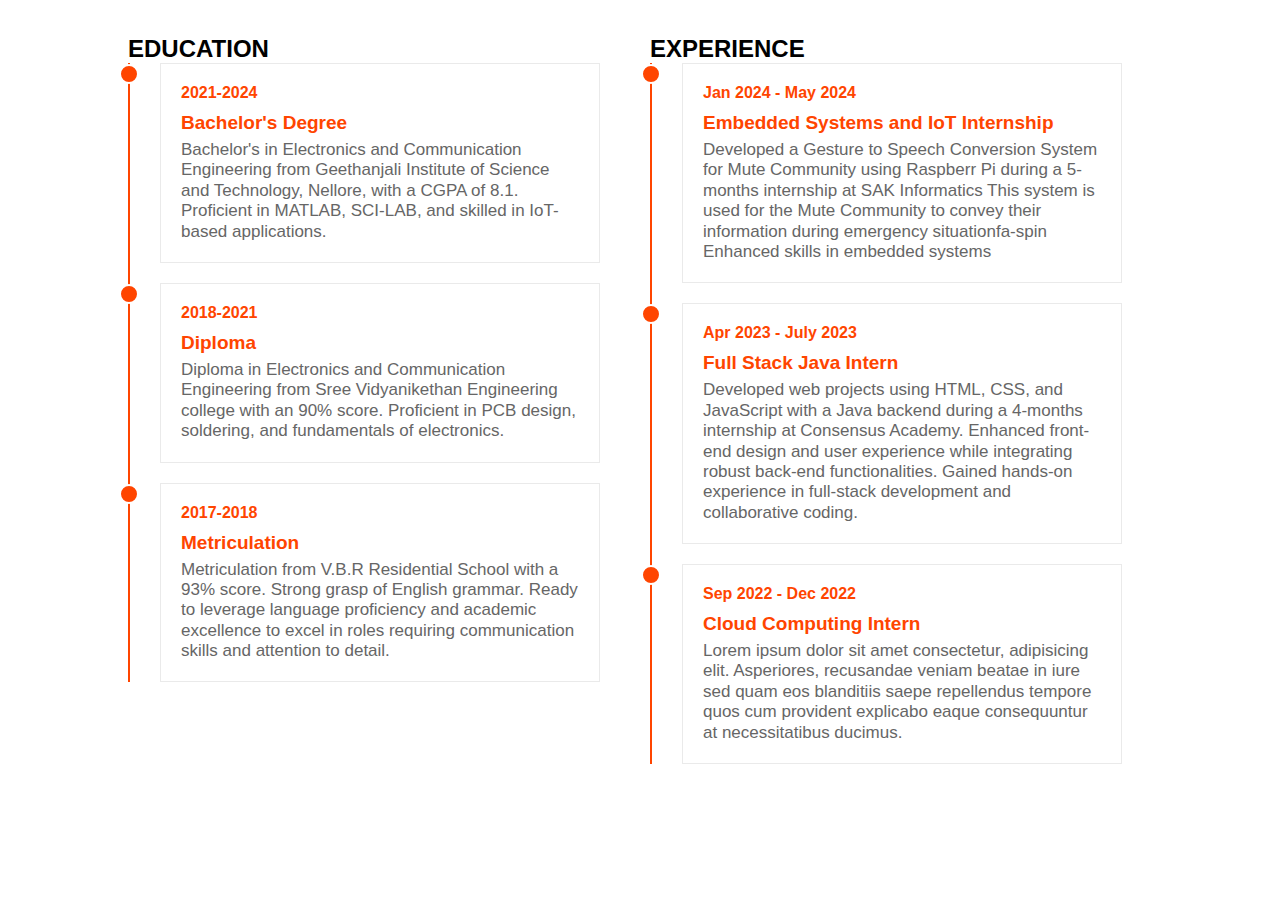
<file: edu.html>
<!DOCTYPE html>
<html lang="en">
<head>
    <meta charset="UTF-8">
    <meta name="viewport" content="width=device-width, initial-scale=1.0">
    <link rel="stylesheet" href="deva.css">
    <title>Education</title>
</head>
<body>
    <div class="container">

        <main class="row">

            <section class="col">
                <header class="title">
                    <h2>EDUCATION</h2>
                </header>

                <div class="contents">
                 <div class="box">
                    <h4>2021-2024</h4>
                    <h3>Bachelor's Degree</h3>
                    <p>Bachelor's in Electronics and Communication Engineering 
                        from Geethanjali Institute of Science and Technology,
                         Nellore, with a CGPA of 8.1. Proficient in MATLAB, SCI-LAB, and skilled in IoT-based applications.</pp>
                 </div>


                 <div class="box">
                    <h4>2018-2021</h4>
                    <h3>Diploma</h3>
                    <p>Diploma in Electronics and Communication Engineering from Sree Vidyanikethan Engineering college with an 90% score.
                         Proficient in PCB design, soldering, and fundamentals of electronics. </p>
                 </div>

                 <div class="box">
                    <h4>2017-2018</h4>
                    <h3>Metriculation</h3>
                    <p>Metriculation from V.B.R Residential School with a 93% score. Strong grasp of English grammar. Ready to leverage language proficiency and academic excellence to excel in roles requiring communication skills and attention to detail.</p>
                 </div>


                </div>
            </section>

            <section class="col">
                <header class="title">
                    <h2>EXPERIENCE</h2>
                </header>

                <div class="contents">
                 <div class="box">
                    <h4>Jan 2024 - May 2024</h4>
                    <h3>Embedded Systems and IoT Internship</h3>
                    <p>Developed a Gesture to Speech Conversion System for Mute Community using Raspberr Pi during a 5-months internship at SAK Informatics 
                        This system is used for the Mute Community to convey their information during emergency situationfa-spin
                          Enhanced skills in embedded systems</p>
                 </div>


                 <div class="box">
                    <h4>Apr 2023 - July 2023</h4>
                    <h3>Full Stack Java Intern</h3>
                    <p>Developed web projects using HTML, CSS, and JavaScript with a Java backend during
                         a 4-months internship at Consensus Academy. Enhanced front-end design and user experience 
                         while integrating robust back-end functionalities.
                         Gained hands-on experience in full-stack development and collaborative coding.</p>
                 </div>

                 <div class="box">
                    <h4>Sep 2022 - Dec 2022</h4>
                    <h3>Cloud Computing Intern</h3>
                    <p>Lorem ipsum dolor sit amet consectetur,
                         adipisicing elit. Asperiores, recusandae 
                         veniam beatae in iure sed quam eos blanditiis
                          saepe repellendus tempore quos cum provident
                           explicabo eaque
                         consequuntur at necessitatibus ducimus.</p>
                 </div>


                </div>
            </section>
        </main>
    </div>
</body>
</html>
</file>
<file: deva.css>
*{
    margin: 0;
    padding: 0;
    box-sizing: border-box;
    font-family: 'Poppins',sans-serif;
    text-decoration: none;
    list-style: none;
}

.header{
    position: fixed;
    top: 0;
    left: 0;
    width: 100%;
    padding: 20px 12%;
    background: rgb(0,0,0,0.700);
    backdrop-filter: blur(0px);
    display: flex;
    justify-content: space-between;
    align-items: center;
    z-index: 100;
}

.logo{
    font-size: 25px;
    color: white;
    font-weight: 600;
    transition: 0.3s ease;
}
.logo:hover{
    color:orangered ;
    text-shadow: 0 0 25px orangered,
                 0 0 50px orangered;
    transform: scale(1.1);
}
span{
    color: orangered;
}
.navbar a{
    font-size: 18px;
    color: white;
    font-weight: 500;
    margin: 0 20px;
    border-bottom: 3px solid transparent;
    transition: 0.3s ease;
}
.navbar a:hover,
.navbar a:active{
    color: orangered;
    border-bottom: 3px solid orangered;
}
.contact{
    padding: 10px 20px;
    background-color: white;
    color: black;
    border: 2px solid transparent;
    border-radius: 8px;
    font-size: 16px;
    letter-spacing: 1px;
    font-weight: 600;
    transition: 0.3s ease;
}
.contact:hover{
    background-color: orangered;
    box-shadow: 0 0 25px orangered;
    color: white;
}
.home{
    width: 100%;
    min-height: 100vh;
    background: rgb(241, 241, 241);
    display: flex;
    align-items: center;
    gap: 7em;
    padding: 30px 12% 0;
}
.home-content{
    max-width: 800px;
}
.home-content h3{
    font-size: 42px;
}
.home-content h1{
    font-size: 55px;
    line-height: 1.2;
}
.home-content p{
    font-size: 18px;
    margin: 25px 0 30px;
}
.btn-box{
    width: 345px;
    display: flex;
    gap: 2em

}
.btn-1{
padding: 15px 28px;
background-color: black;
color: white;
border: 2px solid transparent;
border-radius: 8px;
font-size: 18px;
letter-spacing: 1px;
font-weight: 600;
transition: 0.3s ease;
cursor: pointer;
}
.btn-1:hover{
    background-color: white;
    color: black;
    border: 2px solid black;
}
.btn-2{
    padding: 15px 28px;
    background-color: orangered;
    color: white;
    border: 2px solid black;
    border-radius: 8px;
    font-size: 18px;
    letter-spacing: 1px;
    font-weight: 600;
    transition: 0.3s ease;
    cursor: pointer;
}
.btn-2:hover{
    background-color: white;
    color: orangered;
}
.img-box img{
    border-radius: 50%;
    width: 550px;
}
::-webkit-scrollbar{
    width: 15px;
}
::-webkit-scrollbar-thumb{
    background-color: orangered;
}
::-webkit-scrollbar-track{
    background-color: rgba(0,0,0,0.60);
    width: 50px;
}
.about{
    display: flex;
    justify-content: center;
    align-items: center;
    padding: 12% 8%;
    gap: 10em;
    background: black;
}
.about-img img{
    position: relative;
    width: 550px;
    box-shadow: 0 0 25px orangered
                0 0 50px orangered;
    border-radius: 50%;

}
.about-content h2{
    text-align: left;
    color: white;
    font-size: 42px;
}
.about-content h3{
    font-size: 62px;
    color: white;
}
.about-content p{
    color: white;
    font-size: 20px;
    margin: 2em 0 3em;
}
.contact-form h2{
    text-align: center;
    margin-top: 3em;
    margin-bottom: 1em;
    font-size: 36px;
}
.contact-form form{
    max-width: 50em;
    margin: 1rem auto;
    text-align: center;
    margin-bottom: 3em;
}
.contact-form form .input-box{
    display: flex;
    justify-content: center;
    flex-wrap: wrap;
}
.contact-form form .input-box input,
.contact-form form textarea{
    width: 100%;
    padding: 1.5em;
    font-size: 18px;
    color: black;
    background: rgb(241, 241, 241);
    border-radius: .8rem;
    margin: 1rem 0;
    resize: none;

}
.footer{
    position: relative;
    bottom: 0;
    width: 100%;
    padding: 40px 0;
    background-color: black;
}
.footer .social{
    text-align: center;
    padding-bottom: 25px;
    color: white;
}
.footer .social a{
    font-size: 35px;
    color: white;
    border: 2px solid orangered;
    width: 40px;
    height: 40px;
    line-height: 30px;
    display: inline-block;
    text-align: center;
    border-radius: 50%;
    margin: 0 8px;
    box-shadow: inset 0 0 10px orangered, 0 0 10px orangered;
    transition: 0.3s ease;

}
.footer .social a:hover{
    transform: scale(1.2)translateY(-10px);
    color: orangered;
    border: 2px solid orangered;
}
.footer ul{
    margin-top: 0;
    padding: 0;
    font-size: 18px;
    line-height: 1.6;
    margin-bottom: 0;
    text-align: center;
}
.footer ul li a{
    color: white;
    border-bottom: 3px solid transparent;
    transition: 0.3s ease;
}
.footer ul li a:hover{
    border-bottom: 3px solid orangered;
}
.footer ul li{
    display: inline-block;
    padding: 0 15px;
}
.footer .copyright{
    margin-top: 15px;
    text-align: center;
    font-size: 12px;
    color: white;
}
.container{
    width: 100%;
    padding: 35px 10%;

}
.container{
    padding-right: calc(10%-30px);
}
main.row{
    display: grid;
    grid-template-columns: 1fr 1fr;
    grid-column-gap:20px ;
}
.col header .title{
    font-family: helvetica;
    color: orangered;
    padding: 0px 0px 20px 30px;
}
.col .contents{
    padding: 0px 30px;
    border-left: 2px solid orangered;
}
.col .contents .box{
    position: relative;
    padding: 20px;
    border: 1px solid #eaeaea;
    background-color: #ffffff;
    cursor: pointer;
    transition: all 0.4s;
    margin-bottom:20px ;
}
.col .contents .box:hover{
    box-shadow: 0px 3px 12px 0px #ccc;
    border: 1px solid transparent;
}
.col .contents .box::before{
    content: '';
    position: absolute;
    width: 16px;
    height: 16px;
    border-radius: 50%;
    right: calc(100% + 22px);
    top: 0;
    background-color: orangered;
    border: 2px solid white;
    /* margin-right: 150px; */
}
.box h4{
    position: relative;
    color: orangered;
}
.box h3{
    font-size: 19px;
    padding: 10px 0px 6px;
    font-family: helvetica;
    color: orangered;
}
.box p{
    line-height: 1.2;
    color: #666;
    font-size: 17px;
}
@media(max-width:768px){
    main.row{
        grid-template-columns: 1fr;

    }
    .row .col:nth-child(2){
        margin-top:30px ;
    }
}
.contact1{
    min-height: 100vh;
    background-color: #e8f0f6;
    padding: 50px;
    text-align: center;
}
.container1{
    max-width: 800px;
    margin: 0 auto;
}
.container1 h2{
    font-size: 36px;
    margin-bottom: 40px;
    color: #333;

}
.contact-wrapper{
    display: grid;
    grid-template-columns: repeat(2, 1fr);
    grid-gap: 30px;
}
.contact-form{
    text-align: left;

}
.contact-form h3{
    font-size: 24px;
    margin-bottom: 20px;
    color: #333;
}
.form-group{
    margin-bottom: 20px;
}
input, textarea{
    width: 100%;
    padding: 12px;
    border-radius: 8px;
    border: none;
    background-color: #f8f9fa;
    color: #333;
}
input:focus,
textarea:focus{
    outline: none;
    box-shadow: 0 0 8px #bbb;
}
button{
    display: inline-block;
    padding: 12px 24px;
    background-color: orangered;
    color: white;
    border: none;
    cursor: pointer;
    transition: 0.3s ease;
    border-radius: 10%;
}
button:hover{
    background-color: white;
    color: black;

}
.contact-info{
    text-align: left;
}
.contact-info h3{
    font-size: 24px;
    margin-bottom: 20px;
    color: #333;
}
.contact-info p{
    margin-bottom: 10px;
    color: #555;
}
.contact-info i{
    color: #4caf50;
    margin-right: 10px;

}
@media screen and(max-width:768px){
    .container1{
        padding: 20px;

    }
    .contact-wrapper{
        grid-template-columns: 1fr;
    }
}
</file>
